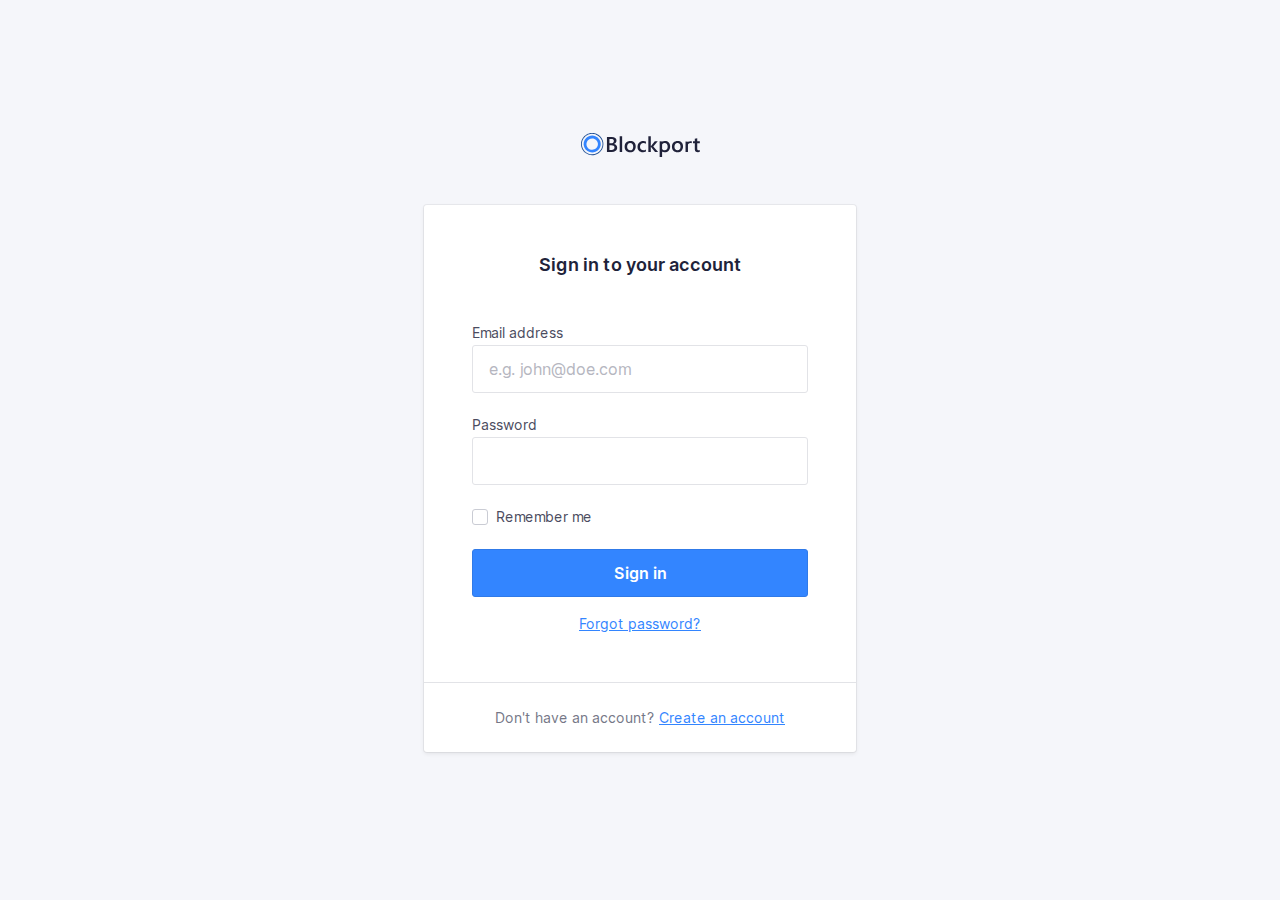
<file: index.html>
<!doctype html>
<html lang="en">

<head>
    <meta charset="utf-8">
    <meta http-equiv="x-ua-compatible" content="ie=edge">
    <title>Blockport - Sign in</title>
    <meta name="description" content="This is my HTML5 boilerplate.">
    <meta name="viewport" content="width=device-width, initial-scale=1.0">
    <meta name="theme-color" content="#e85e00">

    <link rel="icon" href="favicon.svg">
    <link rel="apple-touch-icon" href="apple-touch-icon.png">
    <link rel="manifest" href="manifest.json">

    <link rel="stylesheet" href="css/normalize.css">
    <link rel="stylesheet" href="css/screen.css">
</head>

<body>
    <section class="o-row o-row--lg o-row--login">
        <div class="o-container u-max-width-xs">
            <h1 class="c-logo">
                <svg class="c-logo__symbol" viewBox="0 0 119 24" xmlns="http://www.w3.org/2000/svg">
                    <title>Blockport</title>
                    <path class="c-logo__path c-logo__path--1"
                        d="M25.9496128,18.9917356 L25.9496128,4.04231406 L30.7396633,4.04231406 C32.19945,4.04231406 33.3560606,4.35834712 34.2094949,4.99041321 C35.0252057,5.55089835 35.5052521,6.4769114 35.4896465,7.4598347 C35.5056187,8.25676883 35.2485893,9.03557965 34.7604209,9.6694215 C34.2511175,10.3119823 33.5500641,10.7791057 32.7570539,11.0042975 L32.7570539,11.0459504 C33.6957957,11.1207168 34.5764055,11.5260387 35.2392256,12.1884297 C35.8602694,12.8310744 36.1707912,13.6667769 36.1707912,14.6955372 C36.1979832,15.9155062 35.6268682,17.0730015 34.6382155,17.8016529 C33.6205051,18.5950413 32.3363468,18.9917356 30.7857407,18.9917356 L25.9496128,18.9917356 Z M41.1511616,18.9918689 L38.6990404,18.9918689 L38.6990404,3.18727869 L41.1511616,3.18727869 L41.1511616,18.9918689 Z M49.1105387,19.2396694 C47.4477441,19.2396694 46.1195118,18.741157 45.1258418,17.7441322 C44.1321717,16.7471074 43.6360046,15.4247934 43.6373401,13.7771901 C43.6373401,11.9841322 44.1548767,10.5838017 45.1899495,9.57619833 C46.2250223,8.56859504 47.6200337,8.06479338 49.3749832,8.06479338 C51.0591469,8.06479338 52.3720202,8.55471073 53.3136027,9.53454547 C54.2551852,10.5143802 54.7226376,11.8730579 54.7159596,13.6105785 C54.7159596,15.313719 54.2091077,16.677686 53.195404,17.7024794 C52.1817003,18.7272727 50.8200787,19.2396694 49.1105387,19.2396694 Z M64.9231145,18.4998347 C63.986548,19.011405 62.9292595,19.2667693 61.8599663,19.2396694 C60.2572727,19.2396694 58.9657689,18.7444628 57.9854545,17.7540496 C57.0051402,16.7636364 56.5136477,15.4796694 56.5109764,13.9021488 C56.5109764,12.1434711 57.0385299,10.7312397 58.0936364,9.66545453 C59.1487429,8.59966942 60.5611166,8.0661157 62.3307576,8.06479338 C63.2258904,8.04636779 64.1144193,8.22027864 64.9351347,8.57454547 L64.9351347,10.8277686 C64.2490961,10.2941313 63.4035149,10.0011171 62.5310943,9.99471073 C61.5738178,9.96365776 60.6492491,10.3415166 59.9928283,11.0320661 C59.3330526,11.7236364 59.003165,12.6287603 59.003165,13.747438 C59.003165,14.8661157 59.3136869,15.7381818 59.9347306,16.3636364 C60.5557744,17.0023141 61.3891751,17.3216529 62.4349327,17.3216529 C63.3470917,17.3090469 64.2260005,16.9806241 64.9191077,16.3933884 L64.9191077,18.4998347 L64.9231145,18.4998347 Z M77.1256229,18.9918689 L74.0304209,18.9918689 L69.8393771,13.8605902 L69.7973064,13.8605902 L69.7973064,18.9918689 L67.3451852,18.9918689 L67.3451852,3.18727869 L69.7973064,3.18727869 L69.7973064,13.2039344 L69.8393771,13.2039344 L73.7980303,8.31462295 L76.7349663,8.31462295 L72.2814815,13.4718689 L77.1256229,18.9918689 Z M118.81569,18.8747107 C118.223016,19.1343064 117.578072,19.2557712 116.930522,19.2297521 C114.839007,19.2297521 113.793249,18.2380165 113.793249,16.2545455 L113.793249,10.2128926 L111.990219,10.2128926 L111.990219,8.31669423 L113.793249,8.31669423 L113.793249,5.84528927 L116.235354,5.15702479 L116.235354,8.31669423 L118.81569,8.31669423 L118.81569,10.2128926 L116.235354,10.2128926 L116.235354,15.5504132 C116.235354,16.1824793 116.351549,16.6340496 116.583939,16.905124 C116.81633,17.1761983 117.202312,17.3084298 117.741886,17.3018182 C118.130518,17.3099664 118.50999,17.1844984 118.81569,16.9467769 L118.81569,18.8647934 L118.81569,18.8747107 Z M109.678333,8.12826445 C110.052664,8.12904551 110.426384,8.1582218 110.796212,8.21553718 L110.796212,10.2961983 C110.392833,10.129817 109.958979,10.0480952 109.522071,10.0561983 C108.65244,10.0185786 107.815007,10.3854441 107.258266,11.0479339 C107.143588,11.1960713 107.043624,11.3548242 106.959764,11.5219835 L106.959764,18.9917356 L104.519663,18.9917356 L104.519663,8.37818184 L106.959764,8.66776859 L106.959764,8.67768594 C107.814579,8.30025824 108.742499,8.11272598 109.678333,8.12826445 Z M96.4320707,19.2396694 C94.7692761,19.2396694 93.4410438,18.741157 92.4473737,17.7441322 C91.4537037,16.7471074 90.9575366,15.4247934 90.9588721,13.7771901 C90.9588721,11.9841322 91.4764087,10.5838017 92.5114815,9.57619833 C93.5465543,8.56859504 94.9415657,8.06479338 96.6965152,8.06479338 C98.3806789,8.06479338 99.6935522,8.55471073 100.635135,9.53454547 C101.576717,10.5143802 102.04417,11.8730579 102.037492,13.6105785 C102.037492,15.313719 101.53064,16.677686 100.516936,17.7024794 C99.5032323,18.7272727 98.1416107,19.2396694 96.4320707,19.2396694 Z M87.7494781,9.53454547 C88.6883893,10.5157025 89.1578451,11.873719 89.1578451,13.608595 C89.1591806,15.3117355 88.6523287,16.6757025 87.6372896,17.7004959 C86.6222504,18.7252892 85.258625,19.2376859 83.5464141,19.2376859 C82.7065422,19.2489838 81.8737089,19.0847473 81.1023064,18.7557025 L81.1023064,23.8968595 L78.6622054,23.8968595 L78.6622054,8.31471073 L81.1023064,8.60429752 C81.9552279,8.23296681 82.8792553,8.04891403 83.8108586,8.06479338 C85.5017003,8.06479338 86.8145736,8.55471073 87.7494781,9.53454547 Z M96.5422559,9.99471073 C95.6726247,9.95709108 94.8351921,10.3239565 94.2784512,10.9864463 C93.7241864,11.6476033 93.4470539,12.5580165 93.4470539,13.7176859 C93.4470539,14.8363636 93.7275253,15.7170248 94.288468,16.3596694 C94.8529651,17.0028668 95.6823515,17.3568733 96.5422559,17.3216529 C97.5038721,17.3216529 98.2424466,17.0056198 98.7579798,16.3735537 C99.273513,15.7414876 99.5366216,14.8416529 99.5473064,13.6740496 C99.5473064,12.4998347 99.28954,11.5927273 98.7740067,10.9527273 C98.2584735,10.3127273 97.5145568,9.99338845 96.5422559,9.99471073 Z M28.4438047,6.03570248 L28.4438047,10.286281 L30.0645286,10.286281 C30.9353255,10.286281 31.6178058,10.0833058 32.1119697,9.67735538 C32.6061335,9.27140494 32.8532155,8.69619836 32.8532155,7.95173555 C32.8532155,6.67305785 31.9897643,6.03371902 30.262862,6.03371902 L28.4418013,6.03371902 L28.4438047,6.03570248 Z M28.4438047,12.2796694 L28.4438047,17.0082644 L30.5813973,17.0082644 C31.5163019,17.0082644 32.237514,16.7947108 32.7450337,16.3676033 C33.2602043,15.9259125 33.5416601,15.2742418 33.5083165,14.6003306 C33.5083165,13.0505785 32.4238271,12.2757025 30.2548485,12.2757025 L28.4518182,12.2757025 L28.4438047,12.2796694 Z M49.226734,9.99471073 C48.3571028,9.95709108 47.5196702,10.3239565 46.9629293,10.9864463 C46.4086646,11.6476033 46.131532,12.5580165 46.131532,13.7176859 C46.131532,14.8363636 46.4120034,15.7170248 46.9729461,16.3596694 C47.5370578,17.0036033 48.3664998,17.3583638 49.226734,17.3236364 C50.1883502,17.3236364 50.9269247,17.0076033 51.4424579,16.3755372 C51.9579912,15.7434711 52.2157576,14.8436364 52.2157576,13.6760331 C52.2157576,12.5018182 51.9579912,11.5947107 51.4424579,10.9547107 C50.9269247,10.3147108 50.1883502,9.99471073 49.226734,9.99471073 Z M85.8803367,16.3735537 C86.3958699,15.738843 86.6543043,14.8390083 86.6556397,13.6740496 C86.6556397,12.4985124 86.3978733,11.591405 85.8823401,10.9527273 C85.3668068,10.3140496 84.6282323,9.99471073 83.6666162,9.99471073 C82.796985,9.95709108 81.9595523,10.3239565 81.4028114,10.9864463 C81.2895823,11.124335 81.1896456,11.2724196 81.1043098,11.4287603 L81.1043098,15.9153719 C81.6149937,16.8312057 82.6094895,17.3774459 83.6646128,17.3216529 C84.626229,17.3216529 85.3648035,17.0056198 85.8803367,16.3735537 Z">
                    </path>
                    <path class="c-logo__path c-logo__path--2"
                        d="M11.1988215,19.5867769 C7.72899435,19.5891833 4.59940205,17.5218316 3.26949789,14.3488101 C1.93959376,11.1757885 2.67130845,7.5220381 5.12341434,5.09144786 C7.57552021,2.66085764 11.2650639,1.93214337 14.4714645,3.24513351 C17.6778651,4.55812363 19.7696074,7.65421885 19.771229,11.0895868 C19.7679239,15.7772288 15.9334776,19.5780304 11.1988215,19.5867769 Z M11.1988215,5.38314051 C8.86509736,5.38073339 6.75988968,6.77093308 5.86550131,8.90506387 C4.97111293,11.0391947 5.46382249,13.496632 7.11372873,15.1307206 C8.76363496,16.7648092 11.2455511,17.2534798 13.4013998,16.3687158 C15.5572486,15.4839518 16.962125,13.4001349 16.9605051,11.0895868 C16.9572,7.93949107 14.3805102,5.38572999 11.1988215,5.37917355 L11.1988215,5.38314051 Z">
                    </path>
                    <path class="c-logo__path c-logo__path--3"
                        d="M21.2917845,15.8796694 C21.3118182,15.8380165 21.3358586,15.8023141 21.3558923,15.7606612 C22.6443671,13.0744887 22.7786498,9.98607785 21.7280964,7.20021549 C20.6775431,4.41435317 18.5317957,2.16875244 15.7805219,0.975867769 L15.7805219,0.96 C15.6683333,0.910413222 15.5541414,0.874710744 15.4419529,0.82909091 C15.2937037,0.767603308 15.1434512,0.710082645 14.9931987,0.656528927 C14.792862,0.583140496 14.5925253,0.517685949 14.378165,0.458181816 C14.2319192,0.414545453 14.0856734,0.374876033 13.9394276,0.337190082 C13.7203928,0.281652893 13.501358,0.23338843 13.2823232,0.192396694 C13.1480976,0.16661157 13.0138721,0.144793388 12.8816498,0.124958678 C12.6546016,0.0905785125 12.4275533,0.0634710744 12.2005051,0.0436363637 C12.0762963,0.0337190082 11.9500842,0.0238016529 11.8258754,0.0178512397 C11.5881425,0.00462809917 11.3510774,-0.000661157024 11.1146801,0.00198347107 C10.988468,0.00198347107 10.8622559,0.00198347107 10.7380471,0.0119008265 C10.5076599,0.0218181818 10.2792761,0.0376859504 10.0528956,0.0614876034 C9.9146633,0.0753719009 9.77843434,0.0932231406 9.64220539,0.113057851 C9.44186869,0.142809918 9.22350168,0.176528926 9.01715488,0.218181818 C8.86089226,0.249917356 8.70462963,0.283636364 8.548367,0.321322314 C8.39210438,0.359008265 8.18575758,0.412561983 8.00745791,0.466115701 C7.82915825,0.519669423 7.65286195,0.577190081 7.47656566,0.638677688 C7.30026936,0.70016529 7.17405724,0.747768594 7.02580808,0.807272727 C6.82547138,0.884628098 6.63715488,0.969917355 6.44483165,1.05719008 C6.31861953,1.11471074 6.19441077,1.17421488 6.07220539,1.23768595 C5.87186869,1.34082644 5.67153199,1.45190082 5.47119529,1.56694215 C5.36301347,1.63041322 5.25683502,1.69586777 5.15065657,1.76528926 C4.95165543,1.89752066 4.75666107,2.02975207 4.5656734,2.16198347 C4.46416949,2.23603306 4.36400114,2.31140496 4.26516835,2.38809918 C4.07952302,2.52958678 3.89721661,2.67834711 3.71824916,2.83438017 C3.61607744,2.92363636 3.51791246,3.0168595 3.41774411,3.11008265 C3.25747475,3.26347108 3.10121212,3.42214876 2.94895623,3.5861157 C2.84678451,3.69719008 2.74861953,3.81024794 2.64845118,3.92528926 C2.51021886,4.08793389 2.37599327,4.25454547 2.24777778,4.42512397 C2.15161616,4.55206611 2.05946128,4.68099175 1.96930976,4.82181816 C1.90119529,4.92099175 1.82506734,5.0201653 1.75895623,5.11537188 C1.69284512,5.2105785 1.65878788,5.29190081 1.60670034,5.37917355 C1.53457912,5.49818184 1.46446128,5.61917355 1.40636364,5.74214876 C1.28415825,5.96231406 1.16796296,6.18446282 1.06178451,6.40859504 C1.02372054,6.44826445 0.995673401,6.49586778 0.981649832,6.54148761 C0.967626263,6.58710744 0.939579125,6.65454547 0.915538721,6.71008265 C0.808692479,6.95471075 0.711863077,7.20132232 0.625050505,7.44991735 C0.588989899,7.55438018 0.55426487,7.65884298 0.520875421,7.76330577 C0.444747475,8.00528927 0.377968575,8.24793388 0.320538721,8.49123966 C0.291156005,8.61157023 0.263776655,8.73190084 0.238400673,8.85223141 C0.191655443,9.07966942 0.152255892,9.30710742 0.12020202,9.53454547 C0.10016835,9.67338842 0.0821380471,9.81024795 0.0681144781,9.9490909 C0.0460774411,10.1613223 0.0320538721,10.3715703 0.022037037,10.5838017 C0.022037037,10.7365289 0.010016835,10.8872727 0.010016835,11.04 C0.010016835,11.2383471 0.010016835,11.4366942 0.026043771,11.6350413 C0.026043771,11.7917356 0.0440740741,11.9484297 0.0580976431,12.105124 C0.0761279461,12.3034711 0.104175084,12.5018182 0.132222222,12.7001653 C0.146245791,12.8429752 0.18030303,13.0036364 0.2003367,13.1543802 C0.238400673,13.3527273 0.286481481,13.5510744 0.336565657,13.7494215 C0.380639731,13.8961983 0.406683502,14.0330579 0.446750842,14.1758678 C0.506851852,14.3742149 0.576969697,14.5844628 0.647087542,14.7867769 C0.693164983,14.9157025 0.739242424,15.0446281 0.789326599,15.1715703 C0.871464646,15.3699174 0.963619529,15.5801653 1.05777778,15.7804959 C1.11387205,15.8995041 1.16996633,16.0185124 1.23006734,16.1355372 C1.33223906,16.3338843 1.44242424,16.5322314 1.55461279,16.7166942 C1.62473064,16.8357025 1.69484848,16.9527273 1.76897306,17.0677686 C1.88316498,17.2442975 2.00537037,17.4168595 2.12957912,17.587438 C2.21973064,17.7123967 2.31188552,17.8353719 2.40804714,17.9563636 C2.50420875,18.0773554 2.65646465,18.2519008 2.78468013,18.3966942 C2.91289562,18.5414876 3.02308081,18.6644628 3.14929293,18.7933884 C3.27550505,18.9223141 3.3876936,19.027438 3.51190236,19.1424794 C3.63611111,19.2575206 3.81841751,19.4241322 3.98069024,19.5590082 C4.09287879,19.6522314 4.20907407,19.7434711 4.32727273,19.8327273 C4.50957912,19.9735537 4.69388889,20.1084297 4.88621212,20.2294215 C4.9362963,20.2631405 4.98037037,20.3008265 5.03045455,20.3345455 C7.52290169,21.989742 10.5859073,22.5756212 13.5217147,21.9587191 C16.4575222,21.3418171 19.0161165,19.5746694 20.6146465,17.0598347 L20.6266667,17.0598347 C20.6647306,17.0003306 20.6947811,16.9368595 20.7328451,16.8753719 C20.8149832,16.7424794 20.8911111,16.6036364 20.9692424,16.4647934 C21.0854377,16.2763636 21.1936195,16.08 21.2917845,15.8796694 Z M6.96771044,20.4198347 C6.40765296,20.1694737 5.87129224,19.8701033 5.36501684,19.5252893 C5.18671717,19.4042975 5.01442761,19.2773554 4.84614478,19.1464463 C4.73996633,19.065124 4.63378788,18.9818182 4.53161616,18.8965289 C4.38136364,18.7715703 4.23912458,18.6406612 4.09888889,18.5097521 C3.9586532,18.378843 3.87451178,18.2995041 3.76632997,18.1884297 C3.65814815,18.0773554 3.53794613,17.9444628 3.42976431,17.8214876 C3.32158249,17.6985124 3.19737374,17.5557025 3.08718855,17.4247934 C2.97700337,17.2938843 2.91489899,17.1986777 2.83075758,17.0836364 C2.71656566,16.9249587 2.60237374,16.766281 2.49819865,16.6036364 C2.43008418,16.4965289 2.36597643,16.3894215 2.29786195,16.2803306 C2.19368687,16.1038017 2.09752525,15.9252893 1.9973569,15.7447934 C1.94126263,15.6376859 1.89117845,15.528595 1.83909091,15.4195041 C1.7609596,15.2231405 1.67681818,15.0386777 1.60069024,14.8482644 C1.55461279,14.7332231 1.51454545,14.6161983 1.47247475,14.501157 C1.40436027,14.3127273 1.34025253,14.1242975 1.28415825,13.9319008 C1.24609428,13.8029752 1.2140404,13.6760331 1.18198653,13.5490909 C1.13590909,13.3626446 1.09183502,13.1761983 1.05577441,12.9897521 C1.02973064,12.8429752 1.0076936,12.7140496 0.981649832,12.5771901 C0.953602694,12.3927273 0.92956229,12.2082644 0.911531987,12.0218182 C0.897508418,11.8809918 0.889494949,11.7401653 0.881481481,11.5993388 C0.881481481,11.4109091 0.865454545,11.2224794 0.865454545,11.0340496 C0.865454545,10.8971901 0.865454545,10.7603306 0.877474747,10.6254545 C0.877474747,10.4271074 0.899511785,10.2287603 0.919545455,10.0304132 C0.931565657,9.90743803 0.94959596,9.78247936 0.965622896,9.65950414 C0.995673401,9.44528927 1.03173401,9.23107436 1.07580808,9.01884299 C1.09784512,8.91173555 1.12188552,8.80462812 1.14792929,8.69950414 C1.20402357,8.47074382 1.27080247,8.24330577 1.34826599,8.01719009 C1.37764871,7.9246281 1.408367,7.83206612 1.44042088,7.73950414 C1.52189113,7.50545453 1.61204265,7.2740496 1.71087542,7.04528927 C1.75094276,6.95206611 1.7910101,6.86082645 1.83508418,6.76958679 C1.93525253,6.55537188 2.03542088,6.3490909 2.15762626,6.14479338 C2.21973064,6.03570248 2.27983165,5.92661158 2.34594276,5.81752064 C2.45412458,5.63900825 2.5683165,5.46644628 2.68651515,5.29586778 C2.7686532,5.17685949 2.85279461,5.0598347 2.93893939,4.94479338 C3.06047699,4.7847934 3.18602133,4.62876031 3.31557239,4.47669423 C3.40505612,4.36826447 3.49520763,4.26710742 3.58602694,4.17322312 C3.73026936,4.01983471 3.87718294,3.86842975 4.02676768,3.71900826 C4.11491582,3.63438017 4.20506734,3.55173554 4.29722222,3.47107438 C4.46016275,3.32694215 4.62710998,3.18809917 4.79806397,3.05454545 C4.88754769,2.98446281 4.978367,2.91834711 5.07052189,2.85619835 C5.24815375,2.72396694 5.42912458,2.60099173 5.61343434,2.48727273 C5.71093152,2.42512397 5.80909651,2.36561983 5.90792929,2.30876033 C6.09090349,2.20165289 6.27654882,2.09983471 6.46486532,2.00330579 C6.57705387,1.94644628 6.69057799,1.89157025 6.80543771,1.83867769 C6.98306957,1.75669422 7.16203704,1.67933884 7.34234007,1.60661157 C7.47589785,1.55239669 7.61413018,1.50082645 7.75703704,1.45190082 C7.91864196,1.39504132 8.08225029,1.34214876 8.24786195,1.29322314 C8.41347361,1.24429752 8.57975307,1.2 8.74670034,1.16033058 C8.8896072,1.12595041 9.03318182,1.09421488 9.17742424,1.06512397 C9.36841191,1.02677686 9.56073514,0.994380165 9.75439394,0.967933885 C9.87993826,0.950743802 10.0061504,0.934876033 10.1330303,0.920330577 C10.3440516,0.899173554 10.5557407,0.883966942 10.7680976,0.874710744 L11.1126768,0.874710744 C11.3317116,0.874710744 11.5514141,0.880000001 11.7717845,0.890578513 L12.1143603,0.914380167 C12.3307239,0.932892563 12.5464197,0.958677687 12.7614478,0.991735538 C12.8829854,1.01024793 13.004523,1.0307438 13.1260606,1.05322314 C13.330404,1.09157025 13.5347475,1.13652893 13.7390909,1.18809918 C13.8713131,1.22181818 14.0035354,1.25752066 14.1397643,1.29719008 C14.3320875,1.35404959 14.523743,1.41619835 14.7147306,1.48363636 C14.8509596,1.53322314 14.9851852,1.58479339 15.115404,1.64033058 C17.755199,2.69780719 19.8336285,4.79210648 20.8551251,7.42387715 C21.8766218,10.0556478 21.7496417,12.9890377 20.5044613,15.5246281 C20.4123064,15.7229752 20.3041246,15.8975206 20.207963,16.08 C20.1378451,16.2029752 20.0697306,16.3279339 19.9956061,16.4489256 C17.2731751,20.8198837 11.7011151,22.517402 6.96771044,20.4178512 L6.96771044,20.4198347 Z">
                    </path>
                </svg>
            </h1>
            <form class="c-card" action="#">
                <div class="c-card__body">
                    <h2 class="c-card__title">
                        Sign in to your account
                    </h2>
                    <p class="c-form-field">
                        <label class="c-label" for="username">
                            Email address
                        </label>
                        <input class="c-input" type="email" name="username" id="username"
                            placeholder="e.g. john@doe.com" required>
                    </p>
                    <p class="c-form-field">
                        <label class="c-label" for="password">
                            Password
                        </label>
                        <input class="c-input" type="password" name="password" id="password" required>
                    </p>
                    <p class="c-form-field c-form-field--option">
                        <input class="c-option c-option--hidden o-hide-accessible" type="checkbox" id="rememberme">
                        <label class="c-label c-label--option c-custom-option" for="rememberme">
                            <span class="c-custom-option__fake-input c-custom-option__fake-input--checkbox">
                                <svg class="c-custom-option__symbol" xmlns="http://www.w3.org/2000/svg"
                                    viewBox="0 0 9 6.75">
                                    <path
                                        d="M4.75,9.5a1,1,0,0,1-.707-.293l-2.25-2.25A1,1,0,1,1,3.207,5.543L4.75,7.086,8.793,3.043a1,1,0,0,1,1.414,1.414l-4.75,4.75A1,1,0,0,1,4.75,9.5"
                                        transform="translate(-1.5 -2.75)" />
                                </svg>
                            </span>
                            Remember me
                        </label>

                    </p>
                    <p class="u-mb-md">
                        <!-- Input type button
                                <input type="submit" class="o-button-reset c-button" value="Sign in"/>
                            -->
                        <!-- Button -->
                        <button type="submit" class="o-button-reset c-button">Sign in</button>
                    </p>
                    <p class="u-text-sm u-align-text-center">
                        <a href="#!">
                            Forgot password?
                        </a>
                    </p>
                </div>
                <div class="c-card__footer">
                    <p class="u-align-text-center u-text-sm u-color-neutral-dark">
                        Don't have an account? <a href="#">Create an account</a>
                    </p>
                </div>
            </form>

        </div>
    </section>
</body>

</html>
</file>
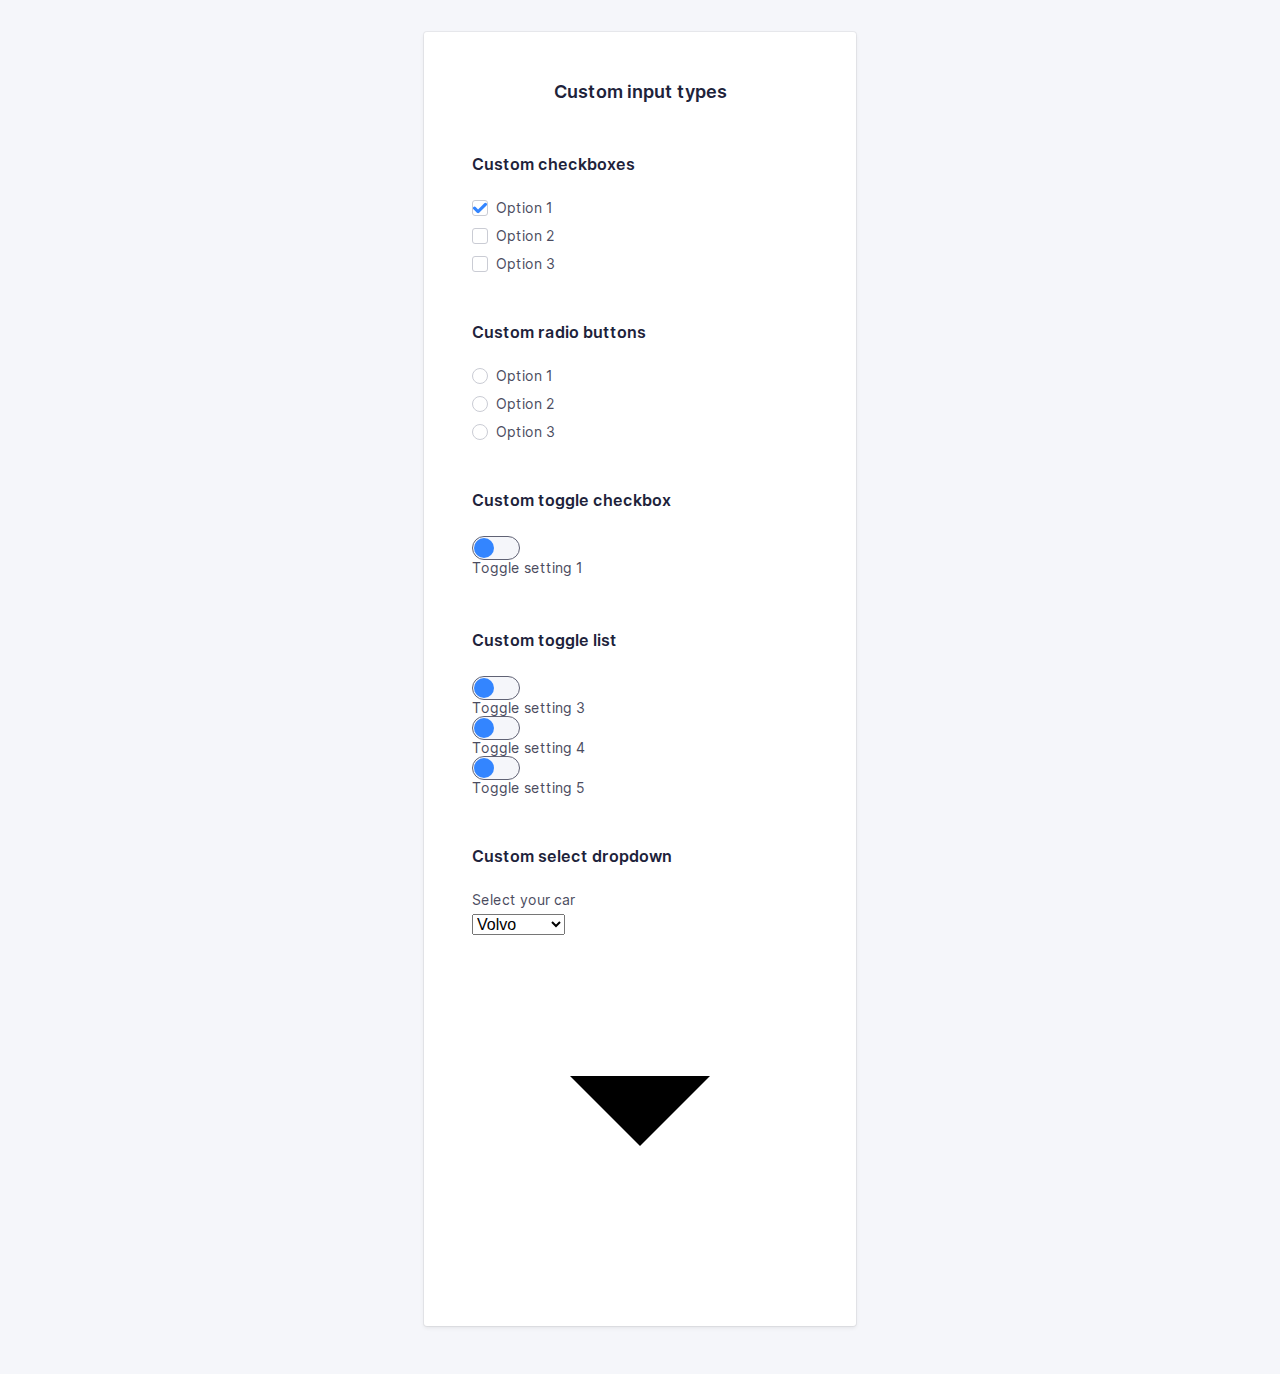
<file: inputs.html>
<!doctype html>
<html lang="en">

<head>
    <meta charset="utf-8">
    <meta http-equiv="x-ua-compatible" content="ie=edge">
    <title>Blockport - Custom input types</title>
    <meta name="description" content="This is my HTML5 boilerplate.">
    <meta name="viewport" content="width=device-width, initial-scale=1.0">
    <meta name="msapplication-TileColor" content="#3385FF">
    <meta name="theme-color" content="#3385FF">

    <link rel="apple-touch-icon" sizes="180x180" href="apple-touch-icon.png">
    <link rel="icon" type="image/png" sizes="32x32" href="favicon-32x32.png">
    <link rel="icon" type="image/png" sizes="16x16" href="favicon-16x16.png">
    <link rel="manifest" href="site.webmanifest">
    <link rel="mask-icon" href="safari-pinned-tab.svg" color="#3385FF">

    <link rel="stylesheet" href="css/normalize.css">
    <link rel="stylesheet" href="css/screen.css">
    <!-- <script type="text/javascript">
            function togglePassword() {
                var passwordInput = document.querySelector(".js-password-input");

                if (passwordInput.type === "password") {
                    passwordInput.type = "text";
                } else {
                    passwordInput.type = "password";
                }
            }
        </script> -->
</head>

<body>
    <section class="o-row o-row--lg o-row--login o-row--beta">
        <div class="o-container u-max-width-xs">
            <form class="c-card" action="#">
                <div class="c-card__body">
                    <h2 class="c-card__title">
                        Custom input types
                    </h2>
                    <div class="o-section">
                        <!-- Custom checkboxes -->
                        <h5>
                            Custom checkboxes
                        </h5>
                        <ul class="o-list c-option-list">
                            <li class="c-form-field c-form-field--option c-option-list__item">
                                <input class="c-option c-option--hidden o-hide-accessible" type="checkbox"
                                    id="checkbox1" checked>
                                <label class="c-label c-label--option c-custom-option" for="checkbox1">
                                    <span class="c-custom-option__fake-input c-custom-option__fake-input--checkbox">
                                        <svg class="c-custom-option__symbol" xmlns="http://www.w3.org/2000/svg"
                                            viewBox="0 0 9 6.75">
                                            <path
                                                d="M4.75,9.5a1,1,0,0,1-.707-.293l-2.25-2.25A1,1,0,1,1,3.207,5.543L4.75,7.086,8.793,3.043a1,1,0,0,1,1.414,1.414l-4.75,4.75A1,1,0,0,1,4.75,9.5"
                                                transform="translate(-1.5 -2.75)" />
                                        </svg>
                                    </span>
                                    Option 1
                                </label>
                            </li>
                            <li class="c-form-field c-form-field--option c-option-list__item">
                                <input class="c-option c-option--hidden o-hide-accessible" type="checkbox"
                                    id="checkbox2">
                                <label class="c-label c-label--option c-custom-option" for="checkbox2">
                                    <span class="c-custom-option__fake-input c-custom-option__fake-input--checkbox">
                                        <svg class="c-custom-option__symbol" xmlns="http://www.w3.org/2000/svg"
                                            viewBox="0 0 9 6.75">
                                            <path
                                                d="M4.75,9.5a1,1,0,0,1-.707-.293l-2.25-2.25A1,1,0,1,1,3.207,5.543L4.75,7.086,8.793,3.043a1,1,0,0,1,1.414,1.414l-4.75,4.75A1,1,0,0,1,4.75,9.5"
                                                transform="translate(-1.5 -2.75)" />
                                        </svg>
                                    </span>
                                    Option 2
                                </label>
                            </li>
                            <li class="c-form-field c-form-field--option c-option-list__item">
                                <input class="c-option c-option--hidden o-hide-accessible" type="checkbox"
                                    id="checkbox3">
                                <label class="c-label c-label--option c-custom-option" for="checkbox3">
                                    <span class="c-custom-option__fake-input c-custom-option__fake-input--checkbox">
                                        <svg class="c-custom-option__symbol" xmlns="http://www.w3.org/2000/svg"
                                            viewBox="0 0 9 6.75">
                                            <path
                                                d="M4.75,9.5a1,1,0,0,1-.707-.293l-2.25-2.25A1,1,0,1,1,3.207,5.543L4.75,7.086,8.793,3.043a1,1,0,0,1,1.414,1.414l-4.75,4.75A1,1,0,0,1,4.75,9.5"
                                                transform="translate(-1.5 -2.75)" />
                                        </svg>
                                    </span>
                                    Option 3
                                </label>
                            </li>
                        </ul>
                    </div>
                    <div class="o-section">
                        <!-- Custom radio buttons -->
                        <h5>
                            Custom radio buttons
                        </h5>
                        <ul class="o-list c-option-list">
                            <li class="c-form-field c-form-field--option c-option-list__item">
                                <input class="c-option c-option--hidden o-hide-accessible" type="radio" name="radios"
                                    id="radio1">
                                <label class="c-label c-label--option c-custom-option" for="radio1">
                                    <span class="c-custom-option__fake-input c-custom-option__fake-input--radio">
                                        <span class="c-custom-option__symbol"></span>
                                    </span>
                                    Option 1
                                </label>
                            </li>
                            <li class="c-form-field c-form-field--option c-option-list__item">
                                <input class="c-option c-option--hidden o-hide-accessible" type="radio" name="radios"
                                    id="radio2">
                                <label class="c-label c-label--option c-custom-option" for="radio2">
                                    <span class="c-custom-option__fake-input c-custom-option__fake-input--radio">
                                        <span class="c-custom-option__symbol"></span>
                                    </span>
                                    Option 2
                                </label>
                            </li>
                            <li class="c-form-field c-form-field--option c-option-list__item">
                                <input class="c-option c-option--hidden o-hide-accessible" type="radio" name="radios"
                                    id="radio3">
                                <label class="c-label c-label--option c-custom-option" for="radio3">
                                    <span class="c-custom-option__fake-input c-custom-option__fake-input--radio">
                                        <span class="c-custom-option__symbol"></span>
                                    </span>
                                    Option 3
                                </label>
                            </li>
                        </ul>
                    </div>
                    <div class="o-section">
                        <!-- Custom toggle checkboxes -->
                        <h5>
                            Custom toggle checkbox
                        </h5>
                        <p class="c-form-field c-form-field--option">
                            <input class="c-option c-option--hidden o-hide-accessible" type="checkbox" id="toggle1">
                            <label class="c-label c1    n c-custom-toggle" for="toggle1">
                                <span class="c-custom-toggle__fake-input">
                                </span>
                                Toggle setting 1
                            </label>
                        </p>
                    </div>
                    <div class="o-section">
                        <h5>
                            Custom toggle list
                        </h5>
                        <ul class="o-list c-toggle-list">
                            <li class="c-form-field c-form-field--option c-toggle-list__item">
                                <input class="c-option c-option--hidden o-hide-accessible" type="checkbox" id="toggle3">
                                <label class="c-label c-label--option c-custom-toggle c-custom-toggle--inverted"
                                    for="toggle3">
                                    <span class="c-custom-toggle__fake-input">
                                    </span>
                                    Toggle setting 3
                                </label>
                            </li>
                            <li class="c-form-field c-form-field--option c-toggle-list__item">
                                <input class="c-option c-option--hidden o-hide-accessible" type="checkbox" id="toggle4"
                                    checked>
                                <label class="c-label c-label--option c-custom-toggle c-custom-toggle--inverted"
                                    for="toggle4">
                                    <span class="c-custom-toggle__fake-input">
                                    </span>
                                    Toggle setting 4
                                </label>
                            </li>
                            <li class="c-form-field c-form-field--option c-toggle-list__item">
                                <input class="c-option c-option--hidden o-hide-accessible" type="checkbox" id="toggle5">
                                <label class="c-label c-label--option c-custom-toggle c-custom-toggle--inverted"
                                    for="toggle5">
                                    <span class="c-custom-toggle__fake-input">
                                    </span>
                                    Toggle setting 5
                                </label>
                            </li>
                        </ul>
                    </div>
                    <div class="o-section">
                        <!-- Custom select -->
                        <h5>
                            Custom select dropdown
                        </h5>
                        <p class="c-form-field">
                            <label class="c-label" for="select1">
                                Select your car
                            </label>
                            <span class="c-custom-select">
                                <select class="c-custom-select__input" class="" name="select1" id="select1">
                                    <option value="volvo">Volvo</option>
                                    <option value="saab">Saab</option>
                                    <option value="mercedes">Mercedes</option>
                                    <option value="audi">Audi</option>
                                </select>
                                <svg class="c-custom-select__symbol" xmlns="http://www.w3.org/2000/svg"
                                    viewBox="0 0 24 24">
                                    <path d="M7,10l5,5,5-5Z" />
                                </svg>
                            </span>
                        </p>
                    </div>
                </div>
            </form>
        </div>
    </section>
</body>

</html>
</file>
<file: css/screen.css>
/*------------------------------------*\
#FONTS
\*------------------------------------*/

@font-face {
    font-family: "Inter Web";
    font-weight: 400;
    src: url("../fonts/Inter-Regular.woff2") format("woff2")
}

@font-face {
    font-family: "Inter Web";
    font-weight: 600;
    src: url("../fonts/Inter-SemiBold.woff2") format("woff2")
}

/*------------------------------------*\
#Variables
\*------------------------------------*/

:root {
    /* colors */
    --global-color-alpha-h: 216deg;
    --global-color-alpha-s: 100%;
    --global-color-alpha-l: 60%;
    --global-color-alpha-hsl: var(--global-color-alpha-h) var(--global-color-alpha-s) var(--global-color-alpha-l);
    --global-color-alpha: hsl(var(--global-color-alpha-hsl));
    --global-color-alpha-light: hsl(var(--global-color-alpha-h) 100% 65%);
    --global-color-alpha-dark: hsl(var(--global-color-alpha-h) 80% 55%);
    --global-color-alpha-x-dark: hsl(var(--global-color-alpha-h) 65% 35%);
    --global-color-alpha-transparent: hsl(var(--global-color-alpha-hsl) / .75);
    --global-color-alpha-x-transparent: hsl(var(--global-color-alpha-hsl) / .3);

    --global-color-neutral-xxxx-light: #F5F6FA;
    --global-color-neutral-xxx-light: #E2E3E7;
    --global-color-neutral-xx-light: #caccd4;
    --global-color-neutral-x-light: #b5b6c0;
    --global-color-neutral-light: #a0a1ad;
    --global-color-neutral: #8b8c9a;
    --global-color-neutral-dark: #757787;
    --global-color-neutral-x-dark: #606274;
    --global-color-neutral-xx-dark: #4b4c60;
    --global-color-neutral-xxx-dark: #35374d;
    --global-color-neutral-xxxx-dark: #20223a;

    /* border stuff */
    --global-borderRadius: 3px;
    --global-borderWidth: 1px;

    /* transitions */
    --global-transitionTiming-alpha: .1s ease-out;

    /* Baseline settings */
    --global-baseline: 8px;
    --global-whitespace: calc(var(--global-baseline) * 3);
    /* = 24px */

    --global-whitespace-xs: calc(var(--global-baseline) / 2);
    /* = 4px */
    --global-whitespace-sm: calc(var(--global-baseline) * 1);
    /*  = 8px */
    --global-whitespace-md: calc(var(--global-baseline) * 2);
    /*  = 16px */
    --global-whitespace-lg: calc(var(--global-baseline) * 4);
    /*  = 32px */
    --global-whitespace-xl: calc(var(--global-whitespace) * 2);
    /*  = 48px */
    --global-whitespace-xxl: calc(var(--global-whitespace) * 3);
    /*  = 72px */
    /* inputs */
    --global-input-backgroundColor: White;
    --global-input-color: var(--global-color-neutral-xxxx-dark);
    --global-input-borderColor: var(--global-color-neutral-xxx-light);
    --global-input-hover-borderColor: var(--global-color-neutral-xx-light);
    --global-input-focus-borderColor: var(--global-color-alpha);
    --global-input-boxShadow: 0 0 0 3px var(--global-color-alpha-x-transparent);

}

/*------------------------------------*\
#GENERIC
\*------------------------------------*/

/*
    Generic: Page
    ---
    Global page styles + universal box-sizing:
*/

html {
    line-height: 1.5;
    font-family: "Inter Web", Helvetica, arial, sans-serif;
    color: var(--global-color-neutral-xxxx-dark);
    background-color: var(--global-color-neutral-xxxx-light);
    box-sizing: border-box;
    -webkit-font-smoothing: antialiased;
    -moz-osx-font-smoothing: grayscale;
}

*,
*:before,
*:after {
    box-sizing: inherit;
}

/*
* Remove text-shadow in selection highlight:
* https://twitter.com/miketaylr/status/12228805301
*
* Customize the background color to match your design.
*/

::selection {
    background: var(--global-color-alpha);
    color: white;
    text-shadow: none;
}

/*------------------------------------*\
#Elements
\*------------------------------------*/

/*
Elements: Images
---
Default markup for images to make them responsive
*/

img {
    max-width: 100%;
    vertical-align: top;
}

/*
    Elements: typography
    ---
    Default markup for typographic elements
*/

h1,
h2,
h3 {
    font-weight: 700;
}

h1 {
    font-size: 36px;
    line-height: calc(var(--global-baseline) * 6);
    margin: 0 0 var(--global-whitespace);
}

h2 {
    font-size: 32px;
    line-height: calc(var(--global-baseline) * 5);
    margin: 0 0 var(--global-whitespace);
}

h3 {
    font-size: 26px;
    line-height: calc(var(--global-baseline) * 4);
    margin: 0 0 var(--global-whitespace);
}

h4,
h5,
h6 {
    font-size: 16px;
    font-weight: 600;
    line-height: calc(var(--global-baseline) * 3);
    margin: 0 0 var(--global-whitespace);
}

p,
ol,
ul,
dl,
table,
address,
figure {
    margin: 0 0 var(--global-whitespace);
}

ul,
ol {
    padding-left: var(--global-whitespace);
}

li ul,
li ol {
    margin-bottom: 0;
}

blockquote {
    font-style: normal;
    font-size: 23px;
    line-height: calc(var(--global-baseline) * 6);
    margin: 0 0 var(--global-whitespace);
}

blockquote * {
    font-size: inherit;
    line-height: inherit;
}

figcaption {
    font-weight: 400;
    font-size: 12px;
    line-height: calc(var(--global-baseline) * 2);
    margin-top: var(--global-whitespace-xxs);
}

hr {
    border: 0;
    height: var(--global-borderWidth);
    background: LightGrey;
    margin: 0 0 var(--global-whitespace);
}

a,
a:visited {
    transition: all var(--global-transitionTiming-alpha);
    color: var(--global-color-alpha);
    outline-color: var(--global-link-BoxShadowColor);
    outline-width: medium;
    outline-offset: 2px;
}

a:hover,
a:focus {
    color: var(--global-color-alpha-light);
}

a:active {
    color: var(--global-color-alpha-dark);
}

label,
input {
    display: block;
}

input::placeholder {
    color: var(--global-color-neutral-x-light);
}

/*------------------------------------*\
#OBJECTS
\*------------------------------------*/

/*
    Objects: Row
    ---
    Creates a horizontal row that stretches the viewport and adds padding around children
*/

.o-row {
    display: flow-root;
    position: relative;
    padding: var(--global-whitespace) var(--global-whitespace) 0;
}

.o-row--login {
    min-height: 100vh;
    display: flex;
    align-items: center;
}

/* size modifiers */

.o-row--lg {
    padding-top: var(--global-whitespace-lg);
    padding-bottom: var(--global-whitespace);
}

@media (min-width: 768px) {
    .o-row {
        padding-left: var(--global-whitespace-lg);
        padding-right: var(--global-whitespace-lg);
    }
}

/*
    Objects: Container
    ---
    Creates a horizontal container that sets de global max-width
*/

.o-container {
    margin-left: auto;
    margin-right: auto;
    max-width: 79.5em;
    /* 79.5 * 16px = 1272 */
    width: 100%;
}

/*
    Objects: section
    ---
    Creates vertical whitespace between adjacent sections inside a row
*/

.o-section {
    display: flow-root;
    position: relative;
}

.o-section+.o-section {
    padding-top: var(--global-whitespace);
}

@media (min-width: 768px) {

    .o-section--lg+.o-section--lg,
    .o-section--xl+.o-section--xl {
        padding-top: var(--global-whitespace-lg);
    }
}

@media (min-width: 992px) {
    .o-section--xl+.o-section--xl {
        padding-top: var(--global-whitespace-xxl);
    }
}

/*
    Objects: Layout
    ---
    The layout object provides us with a column-style layout system. This object
    contains the basic structural elements, but classes should be complemented
    with width utilities
*/

.o-layout {
    display: flex;
    flex-wrap: wrap;
}

.o-layout__item {
    width: 100%;
}

/* gutter modifiers, these affect o-layout__item too */

.o-layout--gutter {
    margin: 0 -12px;
}

.o-layout--gutter>.o-layout__item {
    padding: 0 12px;
}

.o-layout--gutter-sm {
    margin: 0 -6px;
}

.o-layout--gutter-sm>.o-layout__item {
    padding: 0 6px;
}

.o-layout--gutter-lg {
    margin: 0 calc(var(--global-whitespace) * -1);
}

.o-layout--gutter-lg>.o-layout__item {
    padding: 0 var(--global-whitespace);
}

.o-layout--gutter-xl {
    margin: 0 calc(var(--global-whitespace-lg) * -1);
}

.o-layout--gutter-xl>.o-layout__item {
    padding: 0 var(--global-whitespace-lg);
}

/* reverse horizontal row modifier */

.o-layout--row-reverse {
    flex-direction: row-reverse;
}

/* Horizontal alignment modifiers*/

.o-layout--justify-start {
    justify-content: flex-start;
}

.o-layout--justify-end {
    justify-content: flex-end;
}

.o-layout--justify-center {
    justify-content: center;
}

.o-layout--justify-space-around {
    justify-content: space-around;
}

.o-layout--justify-space-evenly {
    justify-content: space-evenly;
}

.o-layout--justify-space-between {
    justify-content: space-between;
}

/* Vertical alignment modifiers */

.o-layout--align-start {
    align-items: flex-start;
}

.o-layout--align-end {
    align-items: flex-end;
}

.o-layout--align-center {
    align-items: center;
}

.o-layout--align-baseline {
    align-items: baseline;
}

/* Vertical alignment modifiers that only work if there is one than one flex item */

.o-layout--align-content-start {
    align-content: start;
}

.o-layout--align-content-end {
    align-content: end;
}

.o-layout--align-content-center {
    align-content: center;
}

.o-layout--align-content-space-around {
    align-content: space-around;
}

.o-layout--align-content-space-between {
    align-content: space-between;
}

/*
    Objects: List
    ---
    Small reusable object to remove default list styling from lists
*/

.o-list {
    list-style: none;
    padding: 0;
}

/*
    Object: Button reset
    ---
    Small button reset object
*/

.o-button-reset {
    border: none;
    margin: 0;
    padding: 0;
    width: auto;
    overflow: visible;
    background: transparent;

    /* inherit font & color from ancestor */
    color: inherit;
    font: inherit;

    /* Normalize `line-height`. Cannot be changed from `normal` in Firefox 4+. */
    line-height: normal;

    /* Corrects font smoothing for webkit */
    -webkit-font-smoothing: inherit;
    -moz-osx-font-smoothing: inherit;

    /* Corrects inability to style clickable `input` types in iOS */
    -webkit-appearance: none;
}

/*
    Object: Hide accessible
    ---
    Accessibly hide any element
*/

.o-hide-accessible {
    position: absolute;
    width: 1px;
    height: 1px;
    padding: 0;
    margin: -1px;
    overflow: hidden;
    clip: rect(0, 0, 0, 0);
    border: 0;
}

/*------------------------------------*\
#COMPONENTS
\*------------------------------------*/

/*
    Component: Logo
    ---
    Website main logo
*/

.c-logo {
    height: var(--global-whitespace);
    display: flex;
    align-items: center;
    justify-content: center;
    margin-bottom: var(--global-whitespace-xl);
}

.c-logo__symbol {
    height: 100%;
}

.c-logo__path--1 {
    fill: var(--global-color-neutral-xxxx-dark);
}

.c-logo__path--2 {
    fill: var(--global-color-alpha);
}

.c-logo__path--3 {
    fill: var(--global-color-alpha-x-dark);
}

/*
    Component: Card
    ---
    Card with box shadow
*/

.c-card {
    background-color: White;
    margin-bottom: var(--global-whitespace);
    border-radius: var(--global-borderRadius);
    box-shadow: 0 0 0 var(--global-borderWidth) rgba(0, 0, 0, 0.05), 0 2px 4px rgba(0, 0, 0, .075);
    overflow: hidden;
}

/* Add padding to child for more flexibility */
.c-card__body,
.c-card__footer {
    padding: var(--global-whitespace);
}

.c-card__footer {
    text-align: center;
    border-top: var(--global-borderWidth) solid var(--global-color-neutral-xxx-light);
}

.c-card__title {
    text-align: center;
    font-size: 18px;
    line-height: calc(var(--global-baseline) * 3);
    font-weight: 600;
}

/* This allows c-card__body and __footer to have equal padding everywhere */

.c-card__body>*:last-child,
.c-card__footer>*:last-child,
.c-card__body>*:last-child>*:last-child,
.c-card__footer>*:last-child>*:last-child {
    margin-bottom: 0;
}

@media (min-width: 27em) {
    .c-card__body {
        padding: var(--global-whitespace-xl);
    }

    .c-card__title {
        margin-bottom: var(--global-whitespace-xl);
    }
}

/*
    Component: Forms
    ---
    Everything form related here
*/

.c-form-field--option {
    display: flex;
    align-items: center;
}

/*
    Component: Input
    ---
    Class to put on all input="text" like form inputs
*/

.c-input {
    -webkit-appearance: none;
    -moz-appearance: none;
    appearance: none;
    width: 100%;
    border: var(--global-borderWidth) solid var(--global-color-neutral-xxx-light);
    border-radius: var(--global-borderRadius);
    color: var(--global-color-neutral-xxxx-dark);
    background-color: White;
    font-family: inherit;
    font-size: 16px;
    line-height: calc(var(--global-baseline) * 3);
    padding: calc(var(--global-baseline) * 1.5 - var(--global-borderWidth)) var(--global-whitespace-md);
    outline: none;
    transition: border var(--global-transition-timing-alpha);
    border: var(--global-borderWidth) solid var(--global-input-borderColor);
    background-color: var(--global-input-backgroundColor);
    color: var(--global-input-color);
}

.c-input:hover {
    border-color: var(--global-color-neutral-xx-light);
    border: var(--global-borderWidth) solid var(--global-input-borderColor);
    background-color: var(--global-input-backgroundColor);
    color: var(--global-input-color);
}

.c-input:focus,
.c-input:active {
    border-color: var(--global-color-alpha);
    box-shadow: 0 0 0 3px var(--global-color-alpha-x-transparent);
    border: var(--global-borderWidth) solid var(--global-input-borderColor);
    background-color: var(--global-input-backgroundColor);
    color: var(--global-input-color);
}

/* option input for checkboxes and radio buttons */

.c-option {
    margin-right: var(--global-whitespace-sm);
}

/*
    Component: Label
    ---
    Class to put on all form labels
*/

.c-label {
    margin-bottom: 0;
    font-size: 14px;
    padding-bottom: var(--global-whitespace-xs);
    line-height: calc(var(--global-baseline) * 2);
    color: var(--global-color-neutral-xx-dark);
}

.c-label--option {
    padding-bottom: 0;
}

/*
    Component: Button
    ---
    Class to put on form buttons or
*/

.c-button {
    font-size: 16px;
    font-weight: 700;
    border-radius: var(--global-borderRadius);
    border: var(--global-borderWidth) solid var(--global-color-alpha-dark);
    background-color: var(--global-color-alpha);
    color: #fff;
    padding: calc(var(--global-baseline) * 1.5 - var(--global-borderWidth)) var(--global-whitespace-md);
    line-height: calc(var(--global-baseline) * 3);
    width: 100%;
    outline: none;
    transition: all var(--global-transition-timing-alpha);
}

.c-button:hover {
    background-color: var(--global-color-alpha-light);
}

.c-button:focus {
    box-shadow: 0 0 0 3px var(--global-color-alpha-x-transparent);
}

.c-button:active {
    background-color: var(--global-color-alpha-dark);
    box-shadow: none;
}

/* label svg {
    display: none;
}

.c-option--hidden:checked+label svg {
    display: flex;
} */

.c-option--hidden:checked+.c-custom-option {
    /*
    Do magic stuff here, for example:*/
}

.c-option--hidden:checked+.c-custom-option .c-custom-option__symbol {
    /*
    Do magic stuff here, for example: */
    opacity: 1;
    fill: var(--global-color-alpha);

}

.c-custom-option {
    display: flex;
}

/* .c-custom-option__fake-input--checkbox:hover {
    cursor: pointer;
    border: var(--global-borderWidth) solid var(--global-color-alpha);
    box-shadow: 0 0 0 3px var(--global-color-alpha-x-transparent);
}

.c-custom-option:active {} */

.c-custom-option__fake-input {
    display: flex;
    width: 16px;
    height: 16px;
    border: var(--global-borderWidth) solid var(--global-color-neutral-xx-light);
    margin-right: 8px;
}

.c-custom-option__fake-input--checkbox {
    display: flex;
    border-radius: 3px;
}

.c-custom-option__fake-input--radio {
    display: flex;
    border-radius: 100%;
}

.c-custom-option__symbol {
    opacity: 0;
    transition: opacity 200ms;
}

.c-custom-option__fake-input--checkbox .c-custom-option__symbol {
    width: 10px 10px;
    display: flex;
    fill: var(--global-color-alpha)
}

.c-custom-option__fake-input--radio .c-custom-option__symbol {
    height: 6px;
    width: 6px;
    border-radius: 100%;
    display: flex;
    margin: auto;
    background-color: var(--global-color-alpha);
}

.c-custom-option__fake-input--radio:hover+.c-custom-option__symbol {
    cursor: pointer;
    border: var(--global-borderWidth) solid var(--global-color-neutral-x-dark);
}

.c-option--hidden:hover+.c-custom-option .c-custom-option__fake-input {
    border: var(--global-borderWidth) solid var(--global-color-neutral-x-dark);
    /* box-shadow: 0 0 0 3px var(--global-color-alpha-x-transparent); */
}

.c-option-list {
    margin-bottom: 24px;
}

.c-option-list__item {
    margin-bottom: 12px;
}

.c-custom-toggle__fake-input {
    height: 24px;
    width: 48px;
    border-radius: 25px;
    fill: var(--global-color-alpha-dark);
    display: flex;
    background-color: var(--global-color-neutral-xxxx-light);
    border: var(--global-borderWidth) solid var(--global-color-neutral-x-dark);
}

.c-custom-toggle__fake-input::after {
    content: '';
    height: 20px;
    width: 20px;
    border-radius: 100%;
    margin: 1px;
    background-color: var(--global-color-alpha);
    transition: all 200ms;
}

.c-label--option+.c-option--hidden:checked+.c-custom-toggle__fake-input {
    background-color: var(--global-color-alpha-light);
}


/*------------------------------------*\
#UTILITIES
\*------------------------------------*/

/*
    Utilities: color
    ---
    Utility classes to put specific colors onto elements
*/

.u-color-neutral {
    color: var(--global-color-neutral);
}

.u-color-neutral-dark {
    color: var(--global-color-neutral-dark);
}

/*
    Utilities: spacing
    ---
    Utility classes to put specific margins and paddings onto elements
*/

.u-pt-clear {
    padding-top: 0 !important;
}

.u-mb-clear {
    margin-bottom: 0 !important;
}

.u-mb-xs {
    margin-bottom: var(--global-whitespace-xs) !important;
}

.u-mb-sm {
    margin-bottom: var(--global-whitespace-sm) !important;
}

.u-mb-md {
    margin-bottom: var(--global-whitespace-md) !important;
}

.u-mb-lg {
    margin-bottom: var(--global-whitespace-lg) !important;
}

.u-mb-xl {
    margin-bottom: var(--global-whitespace-xl) !important;
}

.u-mb-xl {
    margin-bottom: var(--global-whitespace-xl) !important;
}

/*
    Utilities: max-width
    ---
    Utility classes to put specific max widths onto elements
*/

.u-max-width-xs {
    max-width: 27em !important;
}

.u-max-width-sm {
    max-width: 39em !important;
}

.u-max-width-md {
    max-width: 50em !important;
}

.u-max-width-lg {
    max-width: 63.5em !important;
}

.u-max-width-none {
    max-width: none !important;
}


/*
    Utilities: align
    ---
    Utility classes align text or components
*/

.u-align-text-center {
    text-align: center;
}

.u-align-center {
    margin: 0 auto;
}

/*
    Utilities: text
    Utility classes to create smaller or bigger test
*/

.u-text-sm {
    font-size: 14px;
}

/*
    Utility: Widths
    ---
    Utility classes to put specific widths onto elements
    Will be mostly used on o-layout__item
*/

.u-width-auto {
    width: auto !important;
}

.u-1-of-2 {
    width: 50% !important;
}

.u-1-of-3 {
    width: 33.3333333333% !important;
}

.u-2-of-3 {
    width: 66.6666666667% !important;
}

.u-1-of-4 {
    width: 25% !important;
}

.u-3-of-4 {
    width: 75% !important;
}

.u-1-of-5 {
    width: 20% !important;
}

.u-2-of-5 {
    width: 40% !important;
}

.u-3-of-5 {
    width: 60% !important;
}

.u-4-of-5 {
    width: 80% !important;
}

.u-1-of-6 {
    width: 16.6666666667% !important;
}

.u-5-of-6 {
    width: 83.3333333333% !important;
}

@media (min-width: 576px) {
    .u-1-of-2-bp1 {
        width: 50% !important;
    }

    .u-1-of-3-bp1 {
        width: 33.3333333333% !important;
    }

    .u-2-of-3-bp1 {
        width: 66.6666666667% !important;
    }

    .u-1-of-4-bp1 {
        width: 25% !important;
    }

    .u-3-of-4-bp1 {
        width: 75% !important;
    }

    .u-1-of-5-bp1 {
        width: 20% !important;
    }

    .u-2-of-5-bp1 {
        width: 40% !important;
    }

    .u-3-of-5-bp1 {
        width: 60% !important;
    }

    .u-4-of-5-bp1 {
        width: 80% !important;
    }

    .u-1-of-6-bp1 {
        width: 16.6666666667% !important;
    }

    .u-5-of-6-bp1 {
        width: 83.3333333333% !important;
    }
}

@media (min-width: 768px) {
    .u-1-of-2-bp2 {
        width: 50% !important;
    }

    .u-1-of-3-bp2 {
        width: 33.3333333333% !important;
    }

    .u-2-of-3-bp2 {
        width: 66.6666666667% !important;
    }

    .u-1-of-4-bp2 {
        width: 25% !important;
    }

    .u-3-of-4-bp2 {
        width: 75% !important;
    }

    .u-1-of-5-bp2 {
        width: 20% !important;
    }

    .u-2-of-5-bp2 {
        width: 40% !important;
    }

    .u-3-of-5-bp2 {
        width: 60% !important;
    }

    .u-4-of-5-bp2 {
        width: 80% !important;
    }

    .u-1-of-6-bp2 {
        width: 16.6666666667% !important;
    }

    .u-5-of-6-bp2 {
        width: 83.3333333333% !important;
    }
}

@media (min-width: 992px) {
    .u-1-of-2-bp3 {
        width: 50% !important;
    }

    .u-1-of-3-bp3 {
        width: 33.3333333333% !important;
    }

    .u-2-of-3-bp3 {
        width: 66.6666666667% !important;
    }

    .u-1-of-4-bp3 {
        width: 25% !important;
    }

    .u-3-of-4-bp3 {
        width: 75% !important;
    }

    .u-1-of-5-bp3 {
        width: 20% !important;
    }

    .u-2-of-5-bp3 {
        width: 40% !important;
    }

    .u-3-of-5-bp3 {
        width: 60% !important;
    }

    .u-4-of-5-bp3 {
        width: 80% !important;
    }

    .u-1-of-6-bp3 {
        width: 16.6666666667% !important;
    }

    .u-5-of-6-bp3 {
        width: 83.3333333333% !important;
    }
}

@media (min-width: 1200px) {
    .u-1-of-2-bp4 {
        width: 50% !important;
    }

    .u-1-of-3-bp4 {
        width: 33.3333333333% !important;
    }

    .u-2-of-3-bp4 {
        width: 66.6666666667% !important;
    }

    .u-1-of-4-bp4 {
        width: 25% !important;
    }

    .u-3-of-4-bp4 {
        width: 75% !important;
    }

    .u-1-of-5-bp4 {
        width: 20% !important;
    }

    .u-2-of-5-bp4 {
        width: 40% !important;
    }

    .u-3-of-5-bp4 {
        width: 60% !important;
    }

    .u-4-of-5-bp4 {
        width: 80% !important;
    }

    .u-1-of-6-bp4 {
        width: 16.6666666667% !important;
    }

    .u-5-of-6-bp4 {
        width: 83.3333333333% !important;
    }
}

/*------------------------------------*\
#MEDIA
\*------------------------------------*/

/*
    Media Queries
    ---
    EXAMPLE Media Queries for Responsive Design.
    These examples override the primary ('mobile first') styles.
    USE THEM INLINE!
*/

/* Extra small devices (portrait phones, less than 576px)
No media query since this is the default in mobile first design
*/

/* Small devices (landscape phones, 576px and up)
@media (min-width: 576px) {}
*/

/* Medium devices (tablets, 768px and up)
@media (min-width: 768px) {}
*/

/* Large devices (landscape tablets, desktops, 992px and up)
@media (min-width: 992px) {}
*/

/* Extra large devices (large desktops, 1200px and up)
@media (min-width: 1200px) {}
*/

/*
    Print styles.
    ---
    Inlined to avoid the additional HTTP request:
    http://www.phpied.com/delay-loading-your-print-css/
*/

@media print {

    *,
    *:before,
    *:after {
        background: transparent !important;
        color: #000 !important;
        /* Black prints faster:
        http://www.sanbeiji.com/archives/953 */
        box-shadow: none !important;
        text-shadow: none !important;
    }

    a,
    a:visited {
        text-decoration: underline;
    }

    a[href]:after {
        content: " ("attr(href) ")";
    }

    abbr[title]:after {
        content: " ("attr(title) ")";
    }

    /*
    * Don't show links that are fragment identifiers,
    * or use the `javascript:` pseudo protocol
    */
    a[href^="#"]:after,
    a[href^="javascript:"]:after {
        content: "";
    }

    pre {
        white-space: pre-wrap !important;
    }

    pre,
    blockquote {
        border: 1px solid #999;
        page-break-inside: avoid;
    }

    /*
    * Printing Tables:
    * http://css-discuss.incutio.com/wiki/Printing_Tables
    */
    thead {
        display: table-header-group;
    }

    tr,
    img {
        page-break-inside: avoid;
    }

    p,
    h2,
    h3 {
        orphans: 3;
        widows: 3;
    }

    h2,
    h3 {
        page-break-after: avoid;
    }
}
</file>
